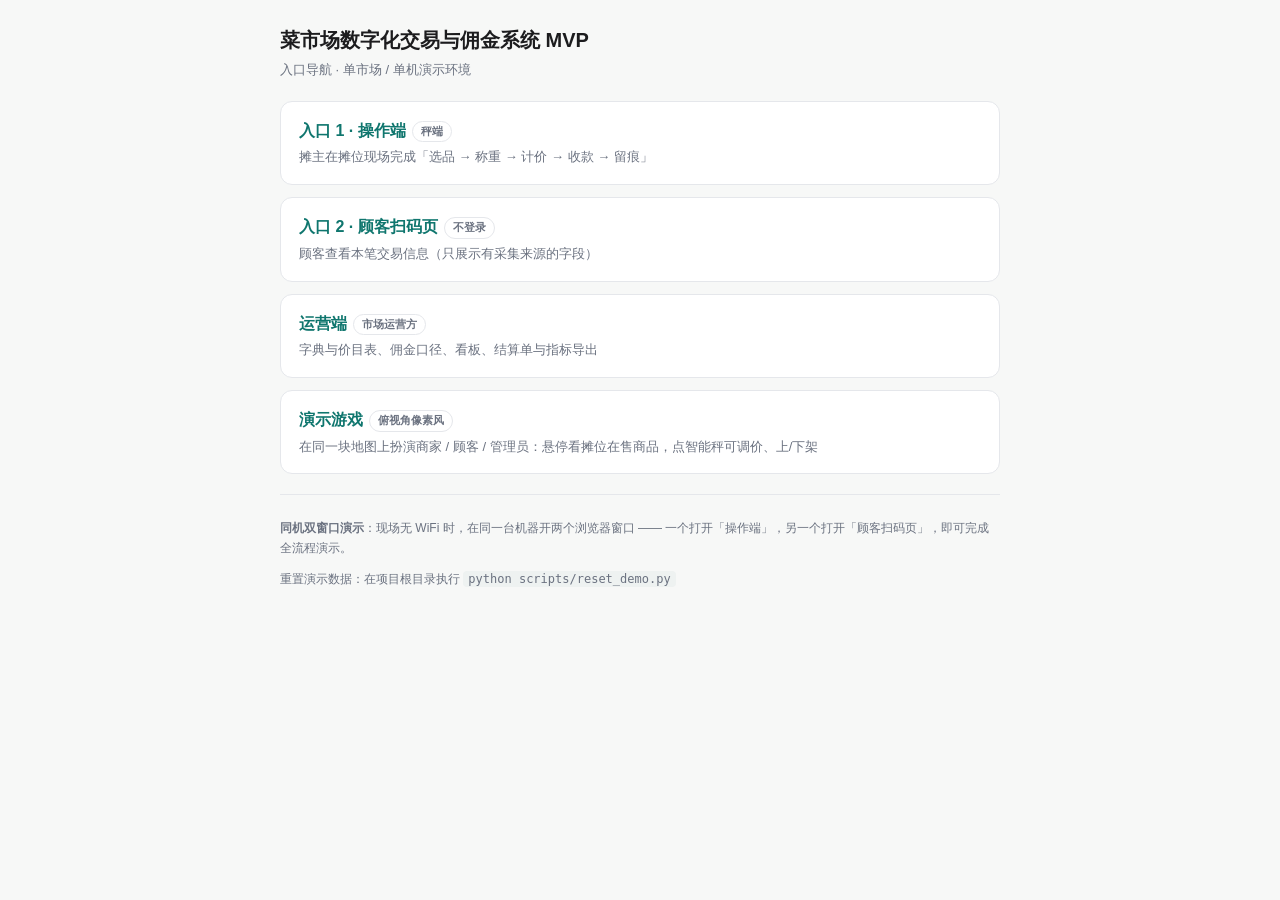
<file: app/static/index.html>
<!DOCTYPE html>
<html lang="zh-CN">
<head>
<meta charset="utf-8">
<meta name="viewport" content="width=device-width, initial-scale=1">
<title>菜市场数字化交易与佣金系统 MVP · 入口导航</title>
<!--
  入口导航页（T-003）。硬约束（AGENTS.md §3 硬要求 4 / REQ-025）：
  **本页与全部静态资源一律为仓库内本地文件，不引用任何 CDN 或外部资源**
  （无外链脚本、无外链样式、无外部字体、无远程图片）。样式内联，避免引入额外文件。
-->
<style>
  :root { --fg:#1c1c1e; --muted:#6b7280; --line:#e5e7eb; --accent:#0f766e; --bg:#f7f8f7; }
  * { box-sizing: border-box; }
  body { margin:0; padding:24px 16px 48px; background:var(--bg); color:var(--fg);
         font-family:"Microsoft YaHei","PingFang SC","Hiragino Sans GB",sans-serif; line-height:1.6; }
  .wrap { max-width:720px; margin:0 auto; }
  h1 { font-size:20px; margin:0 0 4px; }
  .sub { color:var(--muted); font-size:13px; margin-bottom:20px; }
  .card { display:block; background:#fff; border:1px solid var(--line); border-radius:12px;
          padding:16px 18px; margin-bottom:12px; text-decoration:none; color:inherit; }
  .card:active { background:#f0fdfa; }
  .card h2 { font-size:16px; margin:0 0 4px; color:var(--accent); }
  .card p { margin:0; font-size:13px; color:var(--muted); }
  .tag { display:inline-block; font-size:11px; border:1px solid var(--line); border-radius:999px;
         padding:1px 8px; color:var(--muted); margin-left:6px; vertical-align:1px; }
  .foot { margin-top:20px; font-size:12px; color:var(--muted); border-top:1px solid var(--line); padding-top:12px; }
  code { background:#eef2f1; padding:1px 5px; border-radius:4px; font-size:12px; }
</style>
</head>
<body>
<div class="wrap">
  <h1>菜市场数字化交易与佣金系统 MVP</h1>
  <div class="sub">入口导航 · 单市场 / 单机演示环境</div>

  <a class="card" href="/scale/">
    <h2>入口 1 · 操作端<span class="tag">秤端</span></h2>
    <p>摊主在摊位现场完成「选品 → 称重 → 计价 → 收款 → 留痕」</p>
  </a>

  <a class="card" href="/customer/">
    <h2>入口 2 · 顾客扫码页<span class="tag">不登录</span></h2>
    <p>顾客查看本笔交易信息（只展示有采集来源的字段）</p>
  </a>

  <a class="card" href="/admin/">
    <h2>运营端<span class="tag">市场运营方</span></h2>
    <p>字典与价目表、佣金口径、看板、结算单与指标导出</p>
  </a>

  <a class="card" href="/game/">
    <h2>演示游戏<span class="tag">俯视角像素风</span></h2>
    <p>在同一块地图上扮演商家 / 顾客 / 管理员：悬停看摊位在售商品，点智能秤可调价、上/下架</p>
  </a>

  <div class="foot">
    <p><strong>同机双窗口演示</strong>：现场无 WiFi 时，在同一台机器开两个浏览器窗口 ——
       一个打开「操作端」，另一个打开「顾客扫码页」，即可完成全流程演示。</p>
    <p>重置演示数据：在项目根目录执行 <code>python scripts/reset_demo.py</code></p>
  </div>
</div>
</body>
</html>
</file>
